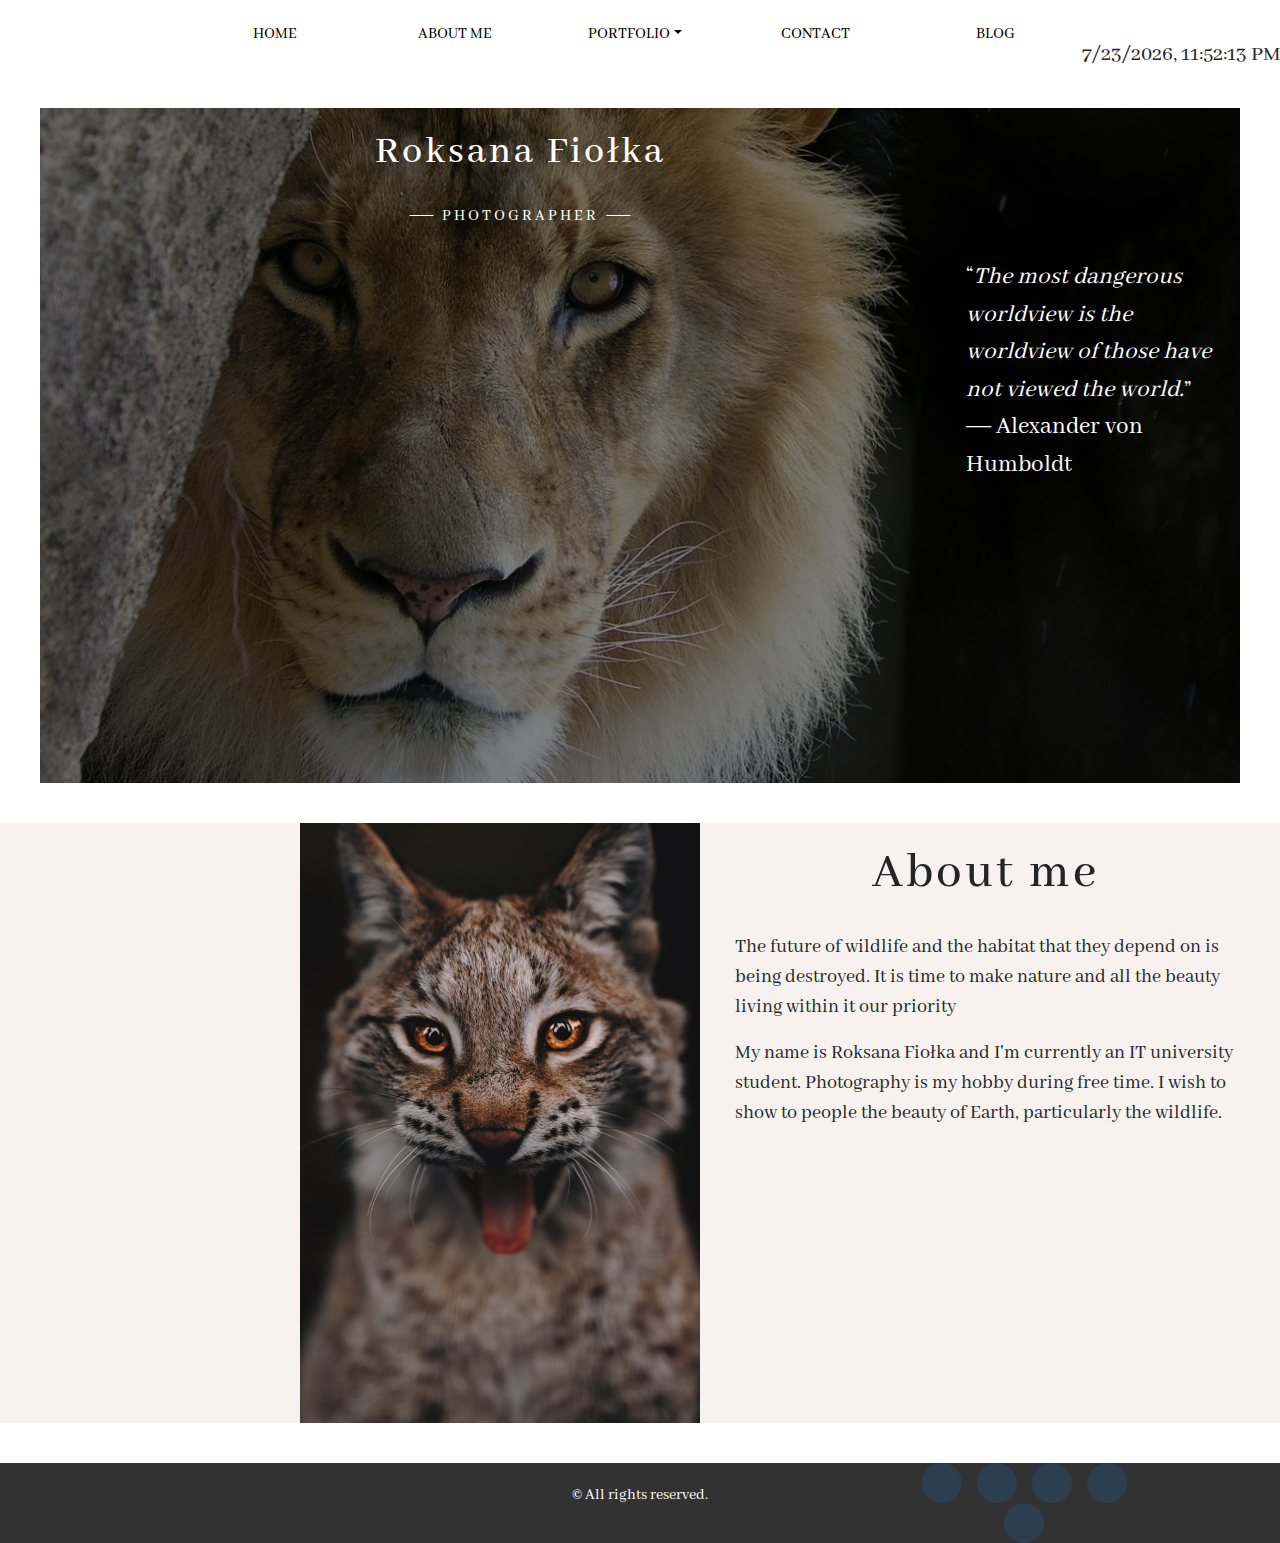
<file: index.html>
<!doctype html>
<html lang="eng">
<head>
  <meta charset="utf-8">
  <meta name="robots" content="all">
  <meta name="Author" content="Roksana Fiołka">
  <meta name="Description" content="Photographer's portfolio page">
  <meta name="Keywords" content="portfolio, animals, pictures"
  <meta name="viewport" content="width=device-width, initial-scale=1, maximum-scale=1">
  <link rel="stylesheet" href="https://maxcdn.bootstrapcdn.com/bootstrap/4.3.1/css/bootstrap.min.css">
  <script src="https://ajax.googleapis.com/ajax/libs/jquery/3.4.1/jquery.min.js"></script>
  <script src="https://cdnjs.cloudflare.com/ajax/libs/popper.js/1.14.7/umd/popper.min.js"></script>
  <script src="https://maxcdn.bootstrapcdn.com/bootstrap/4.3.1/js/bootstrap.min.js"></script>
  <link href='https://fonts.googleapis.com/css?family=Abhaya Libre' rel='stylesheet'>
<link rel="stylesheet" href="https://use.fontawesome.com/releases/v5.0.13/css/all.css" integrity="sha384-DNOHZ68U8hZfKXOrtjWvjxusGo9WQnrNx2sqG0tfsghAvtVlRW3tvkXWZh58N9jp" crossorigin="anonymous">
<script>
  $(document).ready(function(){
    $("a").on('click', function(event) {

      if (this.hash !== "") {
        event.preventDefault();
        var hash = this.hash;

        $('html, body').animate({
          scrollTop: $(hash).offset().top
        }, 800, function(){

          window.location.hash = hash;
        });
      }
    });
  });
  </script>
  <script type="text/javascript">
  function display_c(){
  var refresh=1000;
  mytime=setTimeout('display_ct()',refresh)
  }

  function display_ct() {
  var x = new Date()
  var x1=x.toLocaleString();
  document.getElementById('ct').innerHTML = x1;
  tt=display_c();
  }
  </script>
<style>
body, html {
  height: 100%;
  margin: 0;
  font-family: Abhaya Libre;
}
section {
  min-height: 100%;
}
/*clock and date */
#ct {
margin-top: -30px;
float:right;
font-size: 22px;

}
/* navbar */
.navlink {
color:black;
float: left;
width: 170px;
padding: 20px;
margin-right: 10px;
text-align: center;
border: solid 2px transparent;
transition: border-color 0.5s;
cursor: pointer;

}
.navlink:hover {
border-color: black;

}
.centerButtons {
    margin: 0 auto;
    float: left;
}
/* hero section */
.hero-image {
  background-image: linear-gradient(rgba(0, 0, 0, 0.5), rgba(0, 0, 0, 0.5)), url("img/lion2.jpg");
  height: 75%;
  margin: 40px;
  background-position: center;
  background-repeat: no-repeat;
  background-size: cover;
  position: relative;

}

.hero-text {
  text-align: center;
  position: absolute;
  top: 10%;
  left: 40%;
  transform: translate(-50%, -50%);
  color: white;
}

#one:before, #one:after {
  content:'\00a0\00a0\00a0\00a0';
  text-decoration: line-through;
  margin: auto 0.5em;
}
#one,h1{
  letter-spacing: 3px;
}
div.quote{
      position: absolute;
      color: white;
      width: 250px;
      right: 24px;
      top: 150px;
      font-size: 25px;

}
img{
  float:left;
  margin-right: : 40px;
}

h1{
  text-align: center;
  padding: 20px;
  overflow:hidden;
}

/* about me */
.AboutMe
{
display: flex;
}
.AboutMe .Text {
max-width: 500px;
margin-left: 20px;
text-align: left;
float: left;
}
.AboutMe .Text p{
text-align: left;
overflow:auto;
font-size: 20px;
width:inherit;
overflow:hidden;
}
.AboutMe img {
  max-height: 600px;
  float: left;
  margin: auto 300px;

}
@media screen and (max-width:800px) {
  .AboutMe {
    width:100%;
  }
}

/*footer*/

.footer-distributed .footer-icons{
	margin-top: 25px;
}

.footer {
   position: relative;
   left: 0;
   bottom: 0;
   width: 100%;
   background-color: #333232;
   color: white;
   text-align: center;
   padding: 20px;
}

.s-m{
  position: absolute;
  top: 50%;
  left: 80%;
  transform: translate(-50%,-50%);
}
.s-m a{
  display: inline-flex;
  width: 40px;
  height: 40px;
  background: #2c3e50;
  color: white;
  margin: 0 6px;
  border-radius: 50%;
  justify-content: center;
  align-items: center;
  transition: 0.4s;
  font-size: 22px;
}
.s-m a:hover{
  background: #e67e22;
}
.s-m a i{
  transition: 0.4s all;
}
.s-m a:hover > i{
  transform: scale(1.6) rotate(25deg);
}
/*space between about me and footer */
.ab{
  padding: 20px;
}
</style>
  </head>
  <body onload=display_ct();>
    <div class="nav">
      <div class="centerButtons">
	<a href="index.html">
    	<div class="navlink">HOME</div>
    </a>
	<a href="index.html#section2">
    	<div class="navlink">ABOUT ME</div>
    </a>
    <div class="navlink dropdown-toggle" data-toggle="dropdown">PORTFOLIO</div>
  <div class="dropdown-menu">
    <a href="africa.html" class="dropdown-item">Africa</a>
    <a href="portfolio2.html" class="dropdown-item">Europe&Asia</a>
  </a>
  </div>
  <a href="contact.html">
    <div class="navlink">CONTACT</div>
    </a>
      <a href="blog.html">
    <div class="navlink">BLOG</div>
    </a>
    </div>
  </div>
  <div id='ct' ></div>

<div class="hero-image">
<div class="quote">
  <q><em>The most dangerous worldview is the worldview of those have not viewed the world.</em></q>
<p> ― Alexander von Humboldt</p>
  </div>
  <div class="hero-text">
    <h1>Roksana Fiołka</h1>
    <p id="one">PHOTOGRAPHER</p>
</div>
</div>
<div style="background-color: #f7f2f0;">

<div class="AboutMe" id="section2">
  <img src="img/lynx.jpg" height="600" width="400" style="margin-right:15px;max-width:100%;height:auto;"">
  <div class="Text">
    <h1 style="font-size:4vw; col-sm">About me</h1>
  <p> The future of wildlife and the habitat that they depend on is being destroyed.
It is time to make nature and all the beauty living within it our priority</p>
<p>My name is Roksana Fiołka and I'm currently an IT university student. Photography is my hobby during free time. I wish to show to people the beauty of Earth, particularly the wildlife. </p>
</div>
</div>
</div>
<div class="ab" style="background-color:white">
</div>

  <div class="footer">
    <p>&copy; All rights reserved.</p>
    <div class="s-m">
 <a href="#"><i class="fab fa-facebook-f"></i></a>
 <a href="#"><i class="fab fa-twitter"></i></a>
 <a href="#"><i class="fab fa-google-plus-g"></i></a>
 <a href="#"><i class="fab fa-youtube"></i></a>
 <a href="#"><i class="fab fa-instagram"></i></a>
</div>
  </div>
    </body>
    </html>
</file>
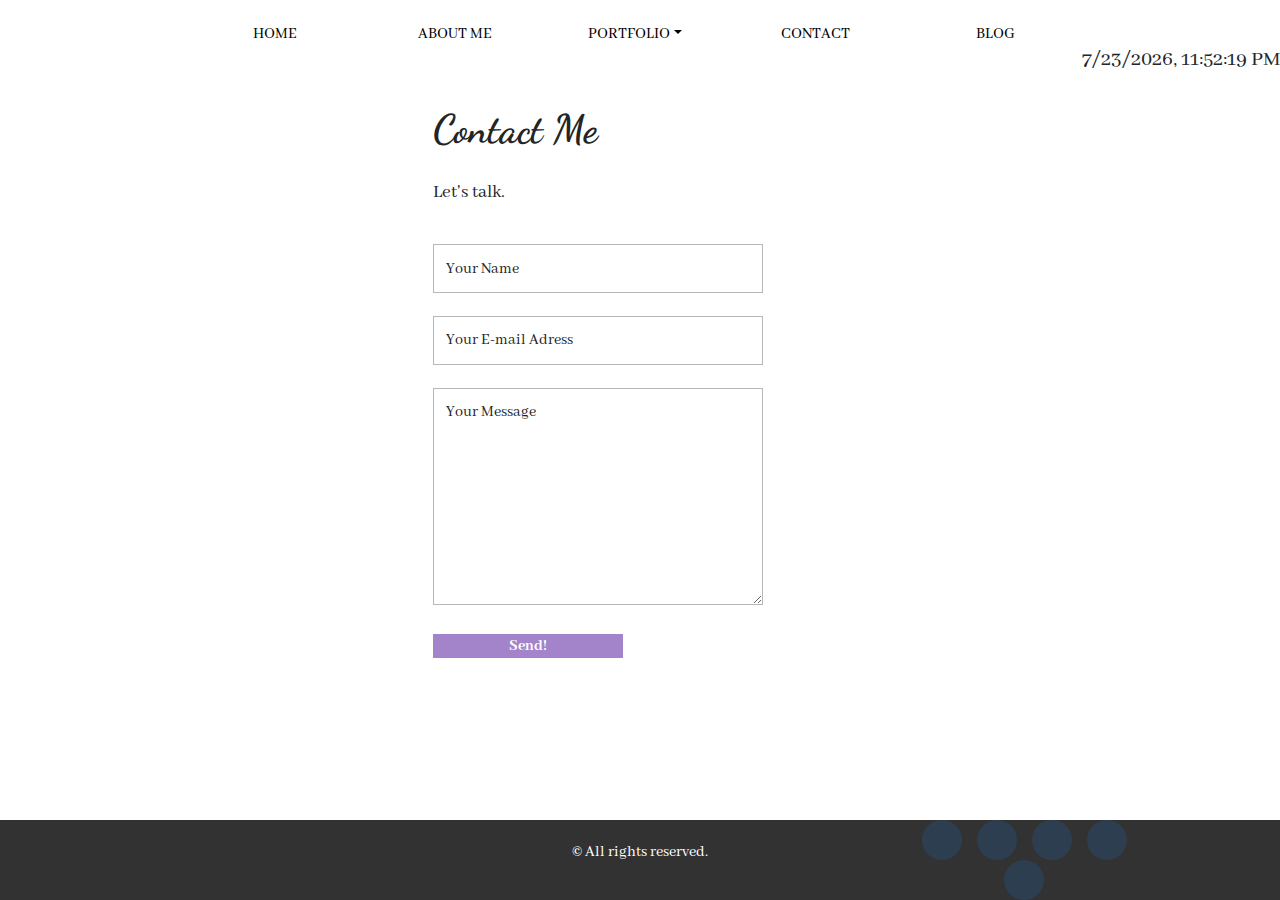
<file: contact.html>
<!doctype html>
<html lang="en">
<head>
  <meta charset="utf-8">
  <meta http-equiv="X-UA-Compatible" content="IE=edge">
  <meta name="robots" content="all">
  <meta name="Author" content="Roksana Fiołka">
  <meta name="Description" content="Photographer's portfolio page">
  <meta name="Keywords" content="portfolio, animals, pictures"
  <meta name="viewport" content="width=device-width, initial-scale=1, maximum-scale=1">
  <link rel="stylesheet" href="https://maxcdn.bootstrapcdn.com/bootstrap/4.3.1/css/bootstrap.min.css">
  <script src="https://ajax.googleapis.com/ajax/libs/jquery/3.4.1/jquery.min.js"></script>
  <script src="https://cdnjs.cloudflare.com/ajax/libs/popper.js/1.14.7/umd/popper.min.js"></script>
  <script src="https://maxcdn.bootstrapcdn.com/bootstrap/4.3.1/js/bootstrap.min.js"></script>
 <link rel="stylesheet" href="https://use.fontawesome.com/releases/v5.0.13/css/all.css" integrity="sha384-DNOHZ68U8hZfKXOrtjWvjxusGo9WQnrNx2sqG0tfsghAvtVlRW3tvkXWZh58N9jp" crossorigin="anonymous">
  <link href='https://fonts.googleapis.com/css?family=Abhaya Libre' rel='stylesheet'>
  <link href="https://fonts.googleapis.com/css?family=Dancing+Script&display=swap" rel="stylesheet">
<link rel="stylesheet" href="css/style5.css">
<script type="text/javascript">
  function display_c(){
  var refresh=1000;
  mytime=setTimeout('display_ct()',refresh)
  }

  function display_ct() {
  var x = new Date()
  var x1=x.toLocaleString();
  document.getElementById('ct').innerHTML = x1;
  tt=display_c();
  }
  </script>
</head>
<body onload=display_ct();>
  <div class="nav">
          <div class="centerButtons">
        <a href="index.html">
          <div class="navlink">HOME</div>
        </a>
        <a href="index.html#section2">
          <div class="navlink">ABOUT ME</div>
        </a>
        <div class="navlink dropdown-toggle" data-toggle="dropdown">PORTFOLIO</div>
          <div class="dropdown-menu">
            <a href="africa.html" class="dropdown-item">Africa</a>
            <a href="portfolio2.html" class="dropdown-item">Europe&Asia</a>
          </div>
          </a>
        <a href="contact.html">
          <div class="navlink">CONTACT</div>
        </a>
        <a href="blog.html">
          <div class="navlink">BLOG</div>
        </a>
      </div>
    </div>
    <div id='ct' ></div>

<div class="bg-img">
  <form action="/action_page.php" class="container">
<div class="container">
  	<div class="map">
      <iframe src="https://www.google.com/maps/embed?pb=!1m18!1m12!1m3!1d23832.267426982882!2d17.015448839085515!3d51.107422260231594!2m3!1f0!2f0!3f0!3m2!1i1024!2i768!4f13.1!3m3!1m2!1s0x470fe9c2d4b58abf%3A0xb70956aec205e0f5!2zV3JvY8WCYXc!5e0!3m2!1spl!2spl!4v1566496143814!5m2!1spl!2spl" width="100%" height="650px" frameborder="0" style="border:0" allowfullscreen></iframe>
  	</div>
  	<div class="contact-form">
  		<h1 class="title">Contact Me</h1>
  		<h2 class="subtitle">Let's talk.</h2>
  		<form action="">
  			<input type="text" name="name" placeholder="Your Name" />
  			<input type="email" name="e-mail" placeholder="Your E-mail Adress" />
  			<textarea name="text" id="" rows="8" placeholder="Your Message"></textarea>
  			<button class="btn-send">Send!</button>
  		</form>
  	</div>
  </div>

  <div class="footer">
    <p>&copy; All rights reserved.</p>
    <div class="s-m">
 <a href="#"><i class="fab fa-facebook-f"></i></a>
 <a href="#"><i class="fab fa-twitter"></i></a>
 <a href="#"><i class="fab fa-google-plus-g"></i></a>
 <a href="#"><i class="fab fa-youtube"></i></a>
 <a href="#"><i class="fab fa-instagram"></i></a>
</div>
  </div>

</body>
</html>
</file>
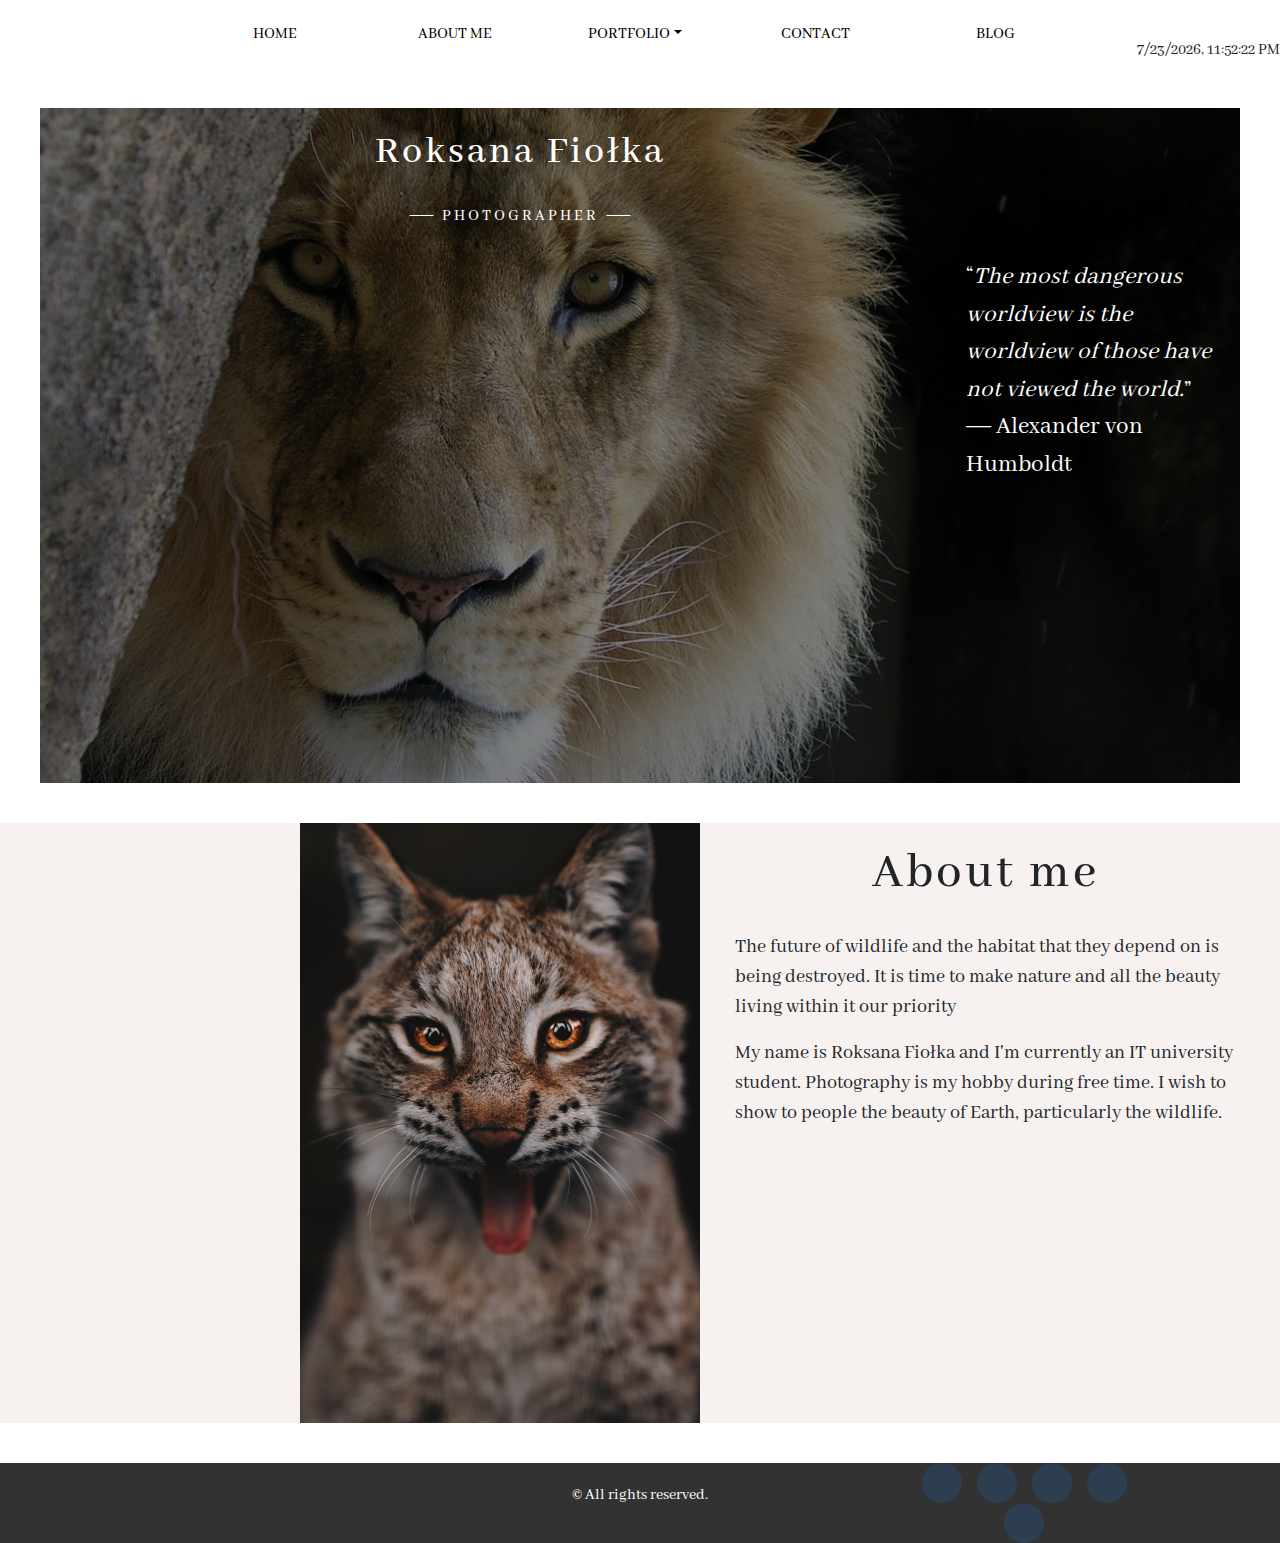
<file: projekt.html>
<!doctype html>
<html lang="eng">
<head>
  <meta charset="utf-8">
  <meta name="robots" content="all">
  <meta name="Author" content="Roksana Fiołka">
  <meta name="Description" content="Photographer's portfolio page">
  <meta name="Keywords" content="portfolio, animals, pictures"
  <meta name="viewport" content="width=device-width, initial-scale=1, maximum-scale=1">
  <link rel="stylesheet" href="https://maxcdn.bootstrapcdn.com/bootstrap/4.3.1/css/bootstrap.min.css">
  <script src="https://ajax.googleapis.com/ajax/libs/jquery/3.4.1/jquery.min.js"></script>
  <script src="https://cdnjs.cloudflare.com/ajax/libs/popper.js/1.14.7/umd/popper.min.js"></script>
  <script src="https://maxcdn.bootstrapcdn.com/bootstrap/4.3.1/js/bootstrap.min.js"></script>
  <link href='https://fonts.googleapis.com/css?family=Abhaya Libre' rel='stylesheet'>
<link rel="stylesheet" href="https://use.fontawesome.com/releases/v5.0.13/css/all.css" integrity="sha384-DNOHZ68U8hZfKXOrtjWvjxusGo9WQnrNx2sqG0tfsghAvtVlRW3tvkXWZh58N9jp" crossorigin="anonymous">
<script>
  $(document).ready(function(){
    $("a").on('click', function(event) {

      if (this.hash !== "") {
        event.preventDefault();
        var hash = this.hash;

        $('html, body').animate({
          scrollTop: $(hash).offset().top
        }, 800, function(){

          window.location.hash = hash;
        });
      }
    });
  });
  </script>
  <script type="text/javascript">
  function display_c(){
  var refresh=1000;
  mytime=setTimeout('display_ct()',refresh)
  }

  function display_ct() {
  var x = new Date()
  var x1=x.toLocaleString();
  document.getElementById('ct').innerHTML = x1;
  tt=display_c();
  }
  </script>
<style>
body, html {
  height: 100%;
  margin: 0;
  font-family: Abhaya Libre;
}
section {
  min-height: 100%;
}
/*clock and date */
#ct {
margin-top: -30px;
float:right;
}
/* navbar */
.navlink {
color:black;
float: left;
width: 170px;
padding: 20px;
margin-right: 10px;
text-align: center;
border: solid 2px transparent;
transition: border-color 0.5s;
cursor: pointer;

}
.navlink:hover {
border-color: black;

}
.centerButtons {
    margin: 0 auto;
    float: left;
}
/* hero section */
.hero-image {
  background-image: linear-gradient(rgba(0, 0, 0, 0.5), rgba(0, 0, 0, 0.5)), url("img/lion2.jpg");
  height: 75%;
  margin: 40px;
  background-position: center;
  background-repeat: no-repeat;
  background-size: cover;
  position: relative;

}

.hero-text {
  text-align: center;
  position: absolute;
  top: 10%;
  left: 40%;
  transform: translate(-50%, -50%);
  color: white;
}

#one:before, #one:after {
  content:'\00a0\00a0\00a0\00a0';
  text-decoration: line-through;
  margin: auto 0.5em;
}
#one,h1{
  letter-spacing: 3px;
}
div.quote{
      position: absolute;
      color: white;
      width: 250px;
      right: 24px;
      top: 150px;
      font-size: 25px;

}
img{
  float:left;
  margin-right: : 40px;
}

h1{
  text-align: center;
  padding: 20px;
  overflow:hidden;
}

/* about me */
.AboutMe
{
display: flex;
}
.AboutMe .Text {
max-width: 500px;
margin-left: 20px;
text-align: left;
float: left;
}
.AboutMe .Text p{
text-align: left;
overflow:auto;
font-size: 20px;
width:inherit;
overflow:hidden;
}
.AboutMe img {
  max-height: 600px;
  float: left;
  margin: auto 300px;

}
@media screen and (max-width:800px) {
  .AboutMe {
    width:100%;
  }
}

/*footer*/

.footer-distributed .footer-icons{
	margin-top: 25px;
}

.footer {
   position: relative;
   left: 0;
   bottom: 0;
   width: 100%;
   background-color: #333232;
   color: white;
   text-align: center;
   padding: 20px;
}

.s-m{
  position: absolute;
  top: 50%;
  left: 80%;
  transform: translate(-50%,-50%);
}
.s-m a{
  display: inline-flex;
  width: 40px;
  height: 40px;
  background: #2c3e50;
  color: white;
  margin: 0 6px;
  border-radius: 50%;
  justify-content: center;
  align-items: center;
  transition: 0.4s;
  font-size: 22px;
}
.s-m a:hover{
  background: #e67e22;
}
.s-m a i{
  transition: 0.4s all;
}
.s-m a:hover > i{
  transform: scale(1.6) rotate(25deg);
}
/*space between about me and footer */
.ab{
  padding: 20px;
}
</style>
  </head>
  <body onload=display_ct();>
    <div class="nav">
      <div class="centerButtons">
	<a href="projekt.html">
    	<div class="navlink">HOME</div>
    </a>
	<a href="projekt.html#section2">
    	<div class="navlink">ABOUT ME</div>
    </a>
    <div class="navlink dropdown-toggle" data-toggle="dropdown">PORTFOLIO</div>
  <div class="dropdown-menu">
    <a href="africa.html" class="dropdown-item">Africa</a>
    <a href="portfolio2.html" class="dropdown-item">Europe&Asia</a>
  </a>
  </div>
  <a href="contact.html">
    <div class="navlink">CONTACT</div>
    </a>
      <a href="contact.html">
    <div class="navlink">BLOG</div>
    </a>
    </div>
  </div>
  <div id='ct' ></div>

<div class="hero-image">
<div class="quote">
  <q><em>The most dangerous worldview is the worldview of those have not viewed the world.</em></q>
<p> ― Alexander von Humboldt</p>
  </div>
  <div class="hero-text">
    <h1>Roksana Fiołka</h1>
    <p id="one">PHOTOGRAPHER</p>
</div>
</div>
<div style="background-color: #f7f2f0;">

<div class="AboutMe" id="section2">
  <img src="img/lynx.jpg" height="600" width="400" style="margin-right:15px;max-width:100%;height:auto;"">
  <div class="Text">
    <h1 style="font-size:4vw; col-sm">About me</h1>
  <p> The future of wildlife and the habitat that they depend on is being destroyed.
It is time to make nature and all the beauty living within it our priority</p>
<p>My name is Roksana Fiołka and I'm currently an IT university student. Photography is my hobby during free time. I wish to show to people the beauty of Earth, particularly the wildlife. </p>
</div>
</div>
</div>
<div class="ab" style="background-color:white">
</div>

  <div class="footer">
    <p>&copy; All rights reserved.</p>
    <div class="s-m">
 <a href="#"><i class="fab fa-facebook-f"></i></a>
 <a href="#"><i class="fab fa-twitter"></i></a>
 <a href="#"><i class="fab fa-google-plus-g"></i></a>
 <a href="#"><i class="fab fa-youtube"></i></a>
 <a href="#"><i class="fab fa-instagram"></i></a>
</div>
  </div>
    </body>
    </html>
</file>
<file: css/style5.css>
body {
  font-family: Abhaya Libre;
}
* {
  box-sizing: border-box;
    margin: 0;
    padding: 0;
    text-decoration: none;
}
/*the image*/
.bg-img {
  background-image: url("https://i.imgur.com/lMnQkrR.jpg");
  min-height: 740px;
  background-position: center;
  background-repeat: no-repeat;
  background-size: cover;
  position: relative;
  border:0;
}
/*contact form, map..*/
}
.container {
  background: #FFFFFF;
  width: 900px;
  height: 650px;
  margin: 5% auto;
  position: relative;
  overflow: auto;
}
.container .map {
  width: 45%;
  float: left;
  padding-left: 10px;
  transform: translate(-220px , 0);
}
.container .contact-form {
  width: 53%;
  margin-left: 2%;
  float: left;
  background-position: center;
  background-repeat: no-repeat;
  background-size: cover;
  transform: translate(-220px , 0);
}
.container .contact-form .title {
  font-size: 2.5em;
  font-family: 'Dancing Script', cursive;
  font-weight: 700;
  color: #242424;
  margin: 5% 8%;
}
.container .contact-form .subtitle {
  font-size: 1.2em;
  font-weight: 400;
  margin: 0 4% 5% 8%;
}
.container .contact-form input,
.container .contact-form textarea {
  width: 330px;
  padding:2%;
  margin: 2% 8%;
  color: #242424;
  border: 1px solid #B7B7B7;
}
.container .contact-form input::placeholder,
.container .contact-form textarea::placeholder {
  color: #242424;
}
.container .contact-form .btn-send {
  background: #A383C9;
  width: 190px;
  color: #FFFFFF;
  font-weight: 700;
  margin: 2% 8%;
  border: none;
  margin-top:10px;
}
section {
  min-height: 100%;
}
/* navbar */
.navlink {
color:black;
float: left;
width: 170px;
padding: 20px;
margin-right: 10px;
text-align: center;
border: solid 2px transparent;
transition: border-color 0.5s;
cursor: pointer;
}
.navlink:hover {
border-color: black;
}
.centerButtons {
    margin: 0 auto;
    float: left;
}
.row {
  margin: 15px;
}
.footer-distributed .footer-icons{
	margin-top: 25px;
}
/* footer */
.footer {
   position: fixed;
   left: 0;
   bottom: 0;
   width: 100%;
   background-color: #333232;
   color: white;
   text-align: center;
   padding: 20px;
}
.s-m{
  position: absolute;
  top: 50%;
  left: 80%;
  transform: translate(-50%,-50%);
}
.s-m a{
  display: inline-flex;
  width: 40px;
  height: 40px;
  background: #2c3e50;
  color: white;
  margin: 0 6px;
  border-radius: 50%;
  justify-content: center;
  align-items: center;
  transition: 0.4s;
  font-size: 22px;
}
.s-m a:hover{
  background: #e67e22;
}
.s-m a i{
  transition: 0.4s all;
}
.s-m a:hover > i{
  transform: scale(1.6) rotate(25deg);
}
/* clock and date */
#ct {
margin-top: -25px;
float:right;
font-size: 22px;
}
</file>
